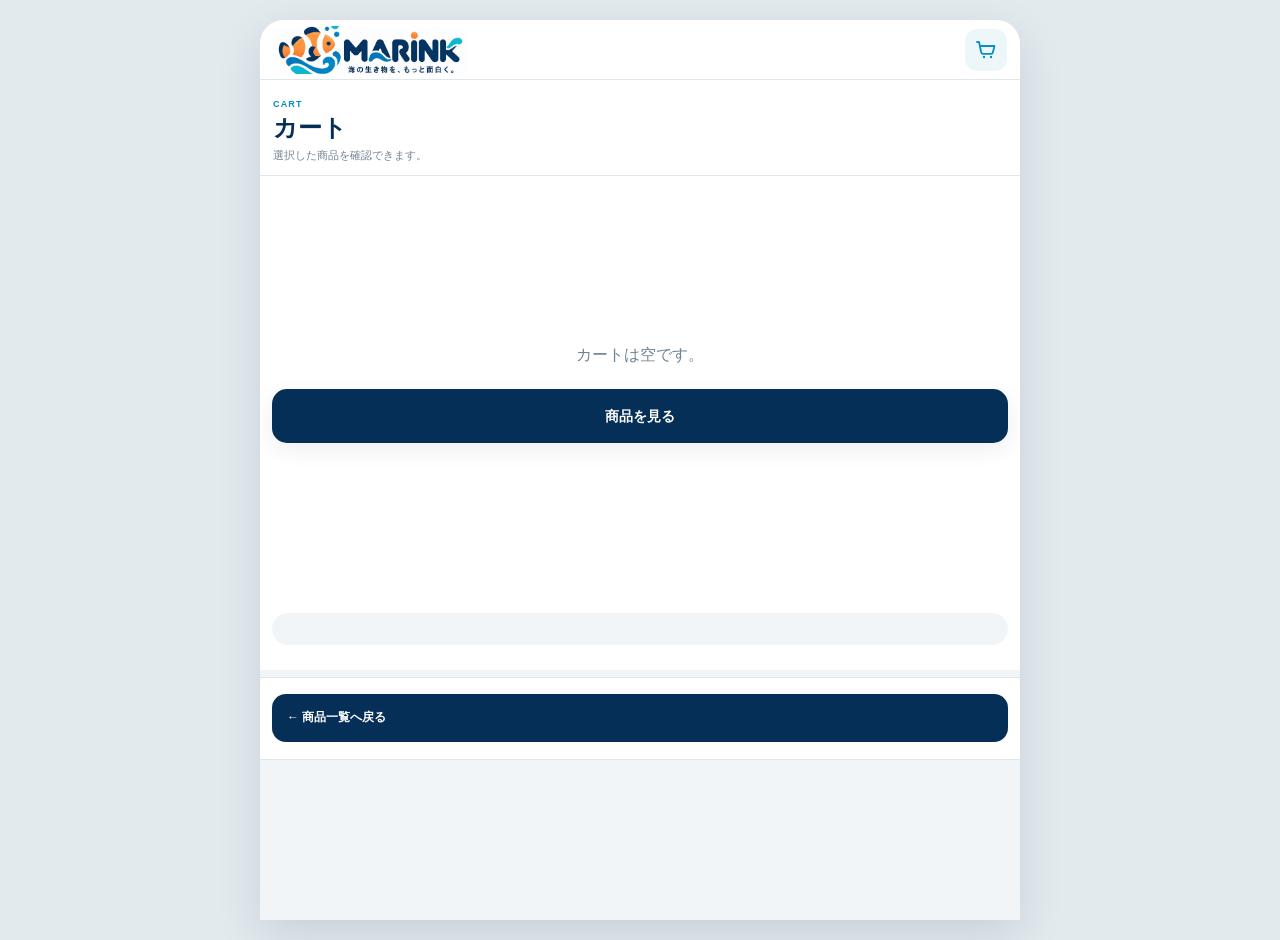
<file: cart.html>
<!DOCTYPE html>

<html lang="ja">

<head>

  <meta charset="UTF-8">

  <meta
    name="viewport"
    content="width=device-width, initial-scale=1.0, viewport-fit=cover"
  >

  <meta
    name="theme-color"
    content="#062f57"
  >

  <title>
    カート｜MARINK
  </title>

  <link
    rel="stylesheet"
    href="style.css"
  >

</head>


<body>

<header class="app-header">

  <a href="index.html"
     class="header-logo-link"
     aria-label="MARINK ホーム">

    <img src="images/marink-logo-wide.png"
         alt="MARINK"
         class="header-logo">

  </a>

  <div class="header-actions">

    <a href="cart.html"
       class="header-cart-button active"
       aria-label="カートを見る">

      <svg viewBox="0 0 24 24"
           aria-hidden="true">

        <path
          d="M3 4h2l2.2 10.2a2 2 0 0 0 2 1.6h7.7a2 2 0 0 0 2-1.6L20.5 8H7"
          fill="none"
          stroke="currentColor"
          stroke-width="1.8"
          stroke-linecap="round"
          stroke-linejoin="round">
        </path>

        <circle cx="10" cy="19" r="1.2"
                fill="currentColor"></circle>

        <circle cx="17" cy="19" r="1.2"
                fill="currentColor"></circle>

      </svg>

      <span class="cart-count-badge"></span>

    </a>

  </div>

</header>

<main class="app-main">

<section class="shop-page-header">

      <span
        class="section-label"
      >
        CART
      </span>

      <h1>
        カート
      </h1>

      <p>
        選択した商品を確認できます。
      </p>

    </section>



    <section
      class="cart-page"
    >

      <div
        id="cartList"
      ></div>


      <div
        class="cart-summary"
        id="cartSummary"
      ></div>

    </section>



    <section
      class="app-section"
    >

      <a
        href="acrylic-keyholders.html"
        class="shop-back-button"
      >

        ← 商品一覧へ戻る

      </a>

    </section>


  </main>



  <script
    src="cart-utils.js"
  ></script>

  <script
    src="cart.js"
  ></script>


</body>

</html>
</file>
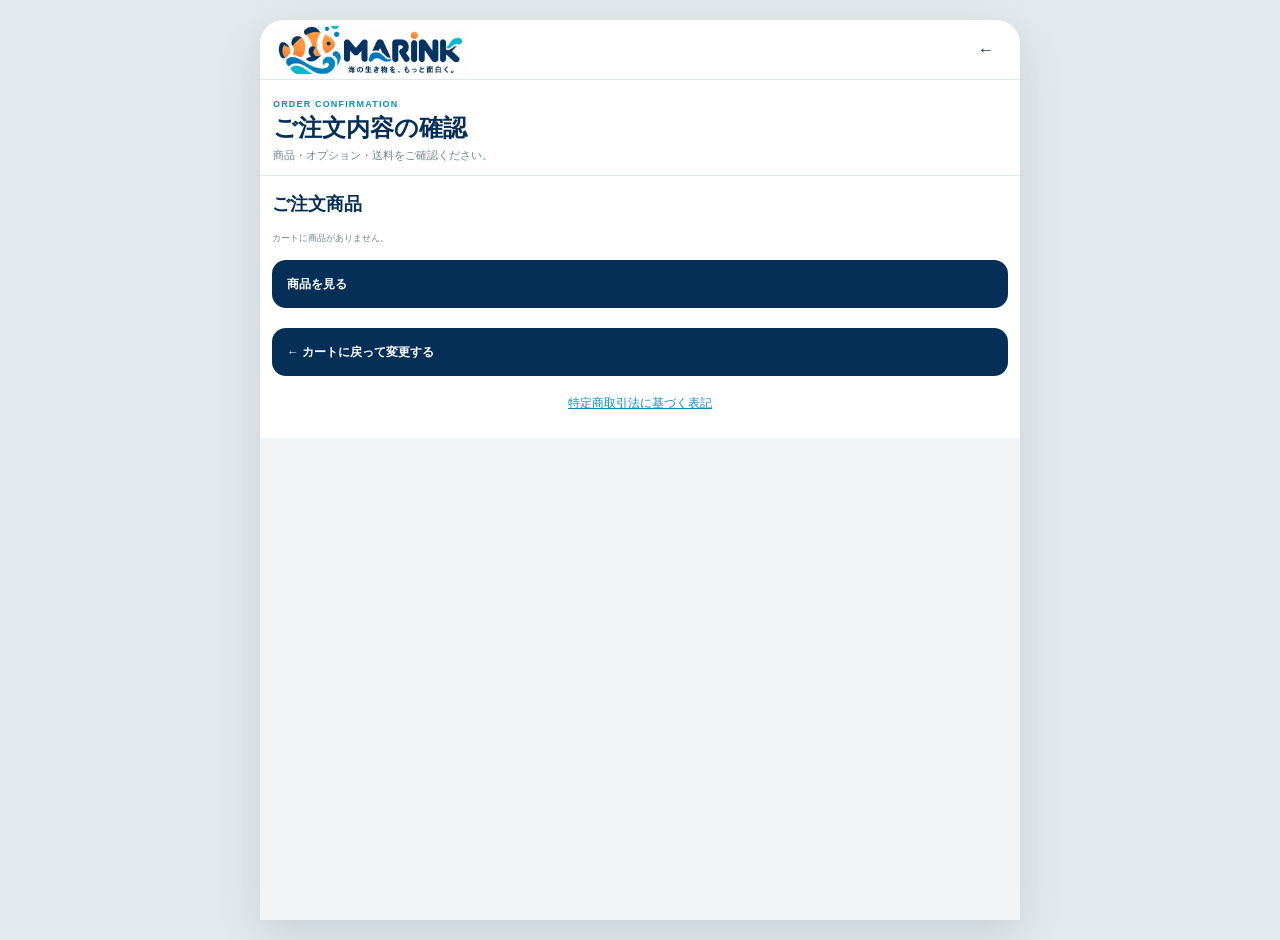
<file: checkout.html>
<!DOCTYPE html>
<html lang="ja">

<head>
  <meta charset="UTF-8">

  <meta
    name="viewport"
    content="width=device-width, initial-scale=1.0"
  >

  <meta name="theme-color" content="#062f57">

  <title>ご注文内容の確認｜MARINK</title>

  <link rel="stylesheet" href="style.css">
</head>

<body>

  <!-- ヘッダー -->
  <header class="app-header">

    <a
      href="index.html"
      class="header-logo-link"
      aria-label="MARINK ホーム"
    >
      <img
        src="images/marink-logo-wide.png"
        alt="MARINK"
        class="header-logo"
      >
    </a>

    <a
      href="cart.html"
      class="header-cart-button"
      aria-label="カートに戻る"
    >
      ←
    </a>

  </header>


  <main class="app-main">

    <!-- タイトル -->
    <section class="shop-page-header">

      <span class="section-label">
        ORDER CONFIRMATION
      </span>

      <h1>ご注文内容の確認</h1>

      <p>
        商品・オプション・送料をご確認ください。
      </p>

    </section>


    <!-- 注文内容 -->
    <section class="cart-page">

      <h2 style="
        margin-bottom:12px;
        font-size:18px;
        color:#062f57;
      ">
        ご注文商品
      </h2>

      <div id="checkoutItems"></div>

      <div
        id="checkoutSummary"
        class="cart-summary"
      ></div>

      <a
        href="cart.html"
        class="shop-back-button"
        style="margin-top:20px;"
      >
        ← カートに戻って変更する
      </a>
<a
  href="legal.html"
  style="
    display:block;
    margin-top:18px;
    text-align:center;
    color:#078fbd;
    font-size:12px;
    text-decoration:underline;
  "
>
  特定商取引法に基づく表記
</a>










    </section>

  </main>


  <!-- JavaScript -->
  <script src="cart-utils.js"></script>
  <script src="checkout.js"></script>

</body>
</html>
</file>
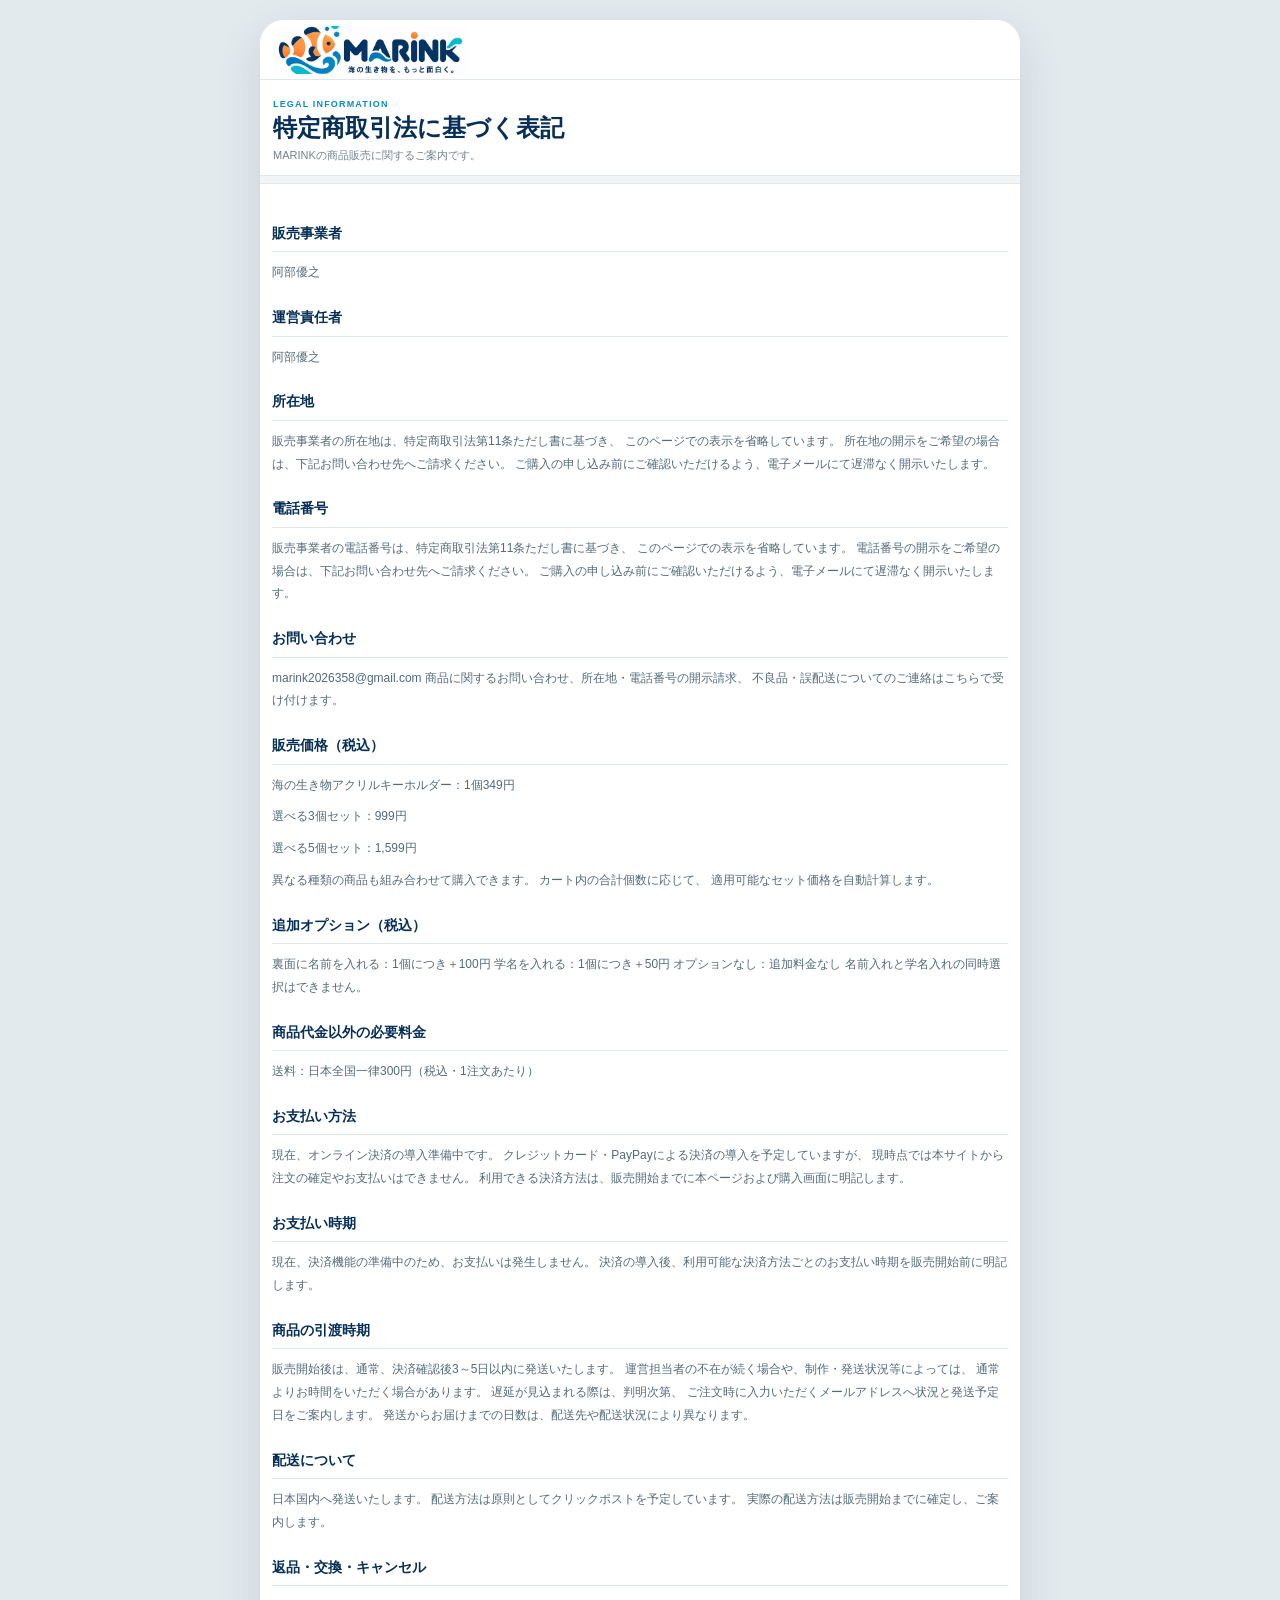
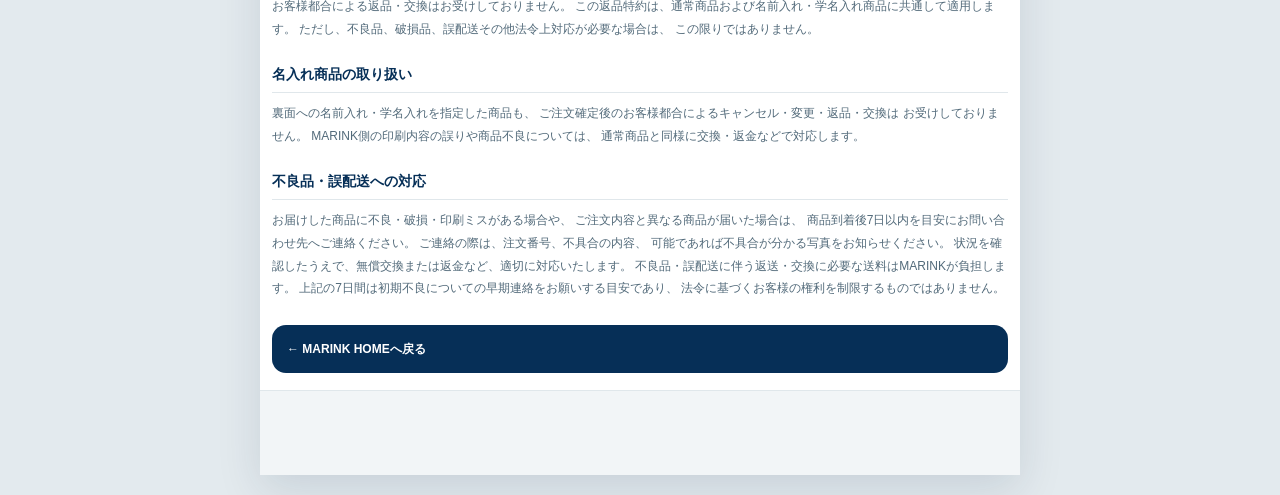
<file: legal.html>
<!DOCTYPE html>
<html lang="ja">

<head>
  <meta charset="UTF-8">
  <meta
    name="viewport"
    content="width=device-width, initial-scale=1.0"
  >
  <title>特定商取引法に基づく表記｜MARINK</title>
  <link rel="stylesheet" href="style.css">
</head>

<body>

  <header class="app-header">
    <a href="index.html" class="header-logo-link">
      <img
        src="images/marink-logo-wide.png"
        alt="MARINK"
        class="header-logo"
      >
    </a>
  </header>

  <main class="app-main">

    <section class="shop-page-header">
      <span class="section-label">
        LEGAL INFORMATION
      </span>

      <h1>特定商取引法に基づく表記</h1>

      <p>
        MARINKの商品販売に関するご案内です。
      </p>
    </section>

    <section class="app-section">

      <div class="legal-information">

        <h2>販売事業者</h2>
        <p>阿部優之</p>

        <h2>運営責任者</h2>
        <p>阿部優之</p>

        <h2>所在地</h2>
<p>
  販売事業者の所在地は、特定商取引法第11条ただし書に基づき、 このページでの表示を省略しています。 所在地の開示をご希望の場合は、下記お問い合わせ先へご請求ください。 ご購入の申し込み前にご確認いただけるよう、電子メールにて遅滞なく開示いたします。
</p>

       <h2>電話番号</h2>
<p>
 販売事業者の電話番号は、特定商取引法第11条ただし書に基づき、 このページでの表示を省略しています。 電話番号の開示をご希望の場合は、下記お問い合わせ先へご請求ください。 ご購入の申し込み前にご確認いただけるよう、電子メールにて遅滞なく開示いたします。
</p>

        <h2>お問い合わせ</h2>
<p>
 marink2026358@gmail.com
商品に関するお問い合わせ、所在地・電話番号の開示請求、 不良品・誤配送についてのご連絡はこちらで受け付けます。
</p>


        
<h2>販売価格（税込）</h2>

<p>海の生き物アクリルキーホルダー：1個349円</p>

<p>選べる3個セット：999円</p>

<p>選べる5個セット：1,599円</p>

<p>
  異なる種類の商品も組み合わせて購入できます。
  カート内の合計個数に応じて、
  適用可能なセット価格を自動計算します。
</p>










        <h2>追加オプション（税込）</h2>
        <p>
    裏面に名前を入れる：1個につき＋100円
学名を入れる：1個につき＋50円
オプションなし：追加料金なし

名前入れと学名入れの同時選択はできません。
        </p>

        <h2>商品代金以外の必要料金</h2>
        <p>
        送料：日本全国一律300円（税込・1注文あたり）
        </p>

        <h2>お支払い方法</h2>
        <p>
          現在、オンライン決済の導入準備中です。 クレジットカード・PayPayによる決済の導入を予定していますが、 現時点では本サイトから注文の確定やお支払いはできません。 利用できる決済方法は、販売開始までに本ページおよび購入画面に明記します。
        </p>

        <h2>お支払い時期</h2>
        <p>
          現在、決済機能の準備中のため、お支払いは発生しません。 決済の導入後、利用可能な決済方法ごとのお支払い時期を販売開始前に明記します。
        </p>

        <h2>商品の引渡時期</h2>
        <p>
          販売開始後は、通常、決済確認後3～5日以内に発送いたします。 運営担当者の不在が続く場合や、制作・発送状況等によっては、 通常よりお時間をいただく場合があります。 遅延が見込まれる際は、判明次第、 ご注文時に入力いただくメールアドレスへ状況と発送予定日をご案内します。

発送からお届けまでの日数は、配送先や配送状況により異なります。
        </p>

        <h2>配送について</h2>
        <p>
          日本国内へ発送いたします。 配送方法は原則としてクリックポストを予定しています。 実際の配送方法は販売開始までに確定し、ご案内します。
        </p>

        <h2>返品・交換・キャンセル</h2>
        <p>
        お客様都合による返品・交換はお受けしておりません。 この返品特約は、通常商品および名前入れ・学名入れ商品に共通して適用します。

ただし、不良品、破損品、誤配送その他法令上対応が必要な場合は、 この限りではありません。
        </p>

        <h2>名入れ商品の取り扱い</h2>
        <p>
          裏面への名前入れ・学名入れを指定した商品も、 ご注文確定後のお客様都合によるキャンセル・変更・返品・交換は お受けしておりません。 MARINK側の印刷内容の誤りや商品不良については、 通常商品と同様に交換・返金などで対応します。
        </p>

        <h2>不良品・誤配送への対応</h2>
        <p>
         お届けした商品に不良・破損・印刷ミスがある場合や、 ご注文内容と異なる商品が届いた場合は、 商品到着後7日以内を目安にお問い合わせ先へご連絡ください。

ご連絡の際は、注文番号、不具合の内容、 可能であれば不具合が分かる写真をお知らせください。 状況を確認したうえで、無償交換または返金など、適切に対応いたします。 不良品・誤配送に伴う返送・交換に必要な送料はMARINKが負担します。

上記の7日間は初期不良についての早期連絡をお願いする目安であり、 法令に基づくお客様の権利を制限するものではありません。
        </p>

      </div>

      <a
        href="index.html"
        class="shop-back-button"
        style="margin-top:25px;"
      >
        ← MARINK HOMEへ戻る
      </a>

    </section>

  </main>

</body>
</html>
</file>
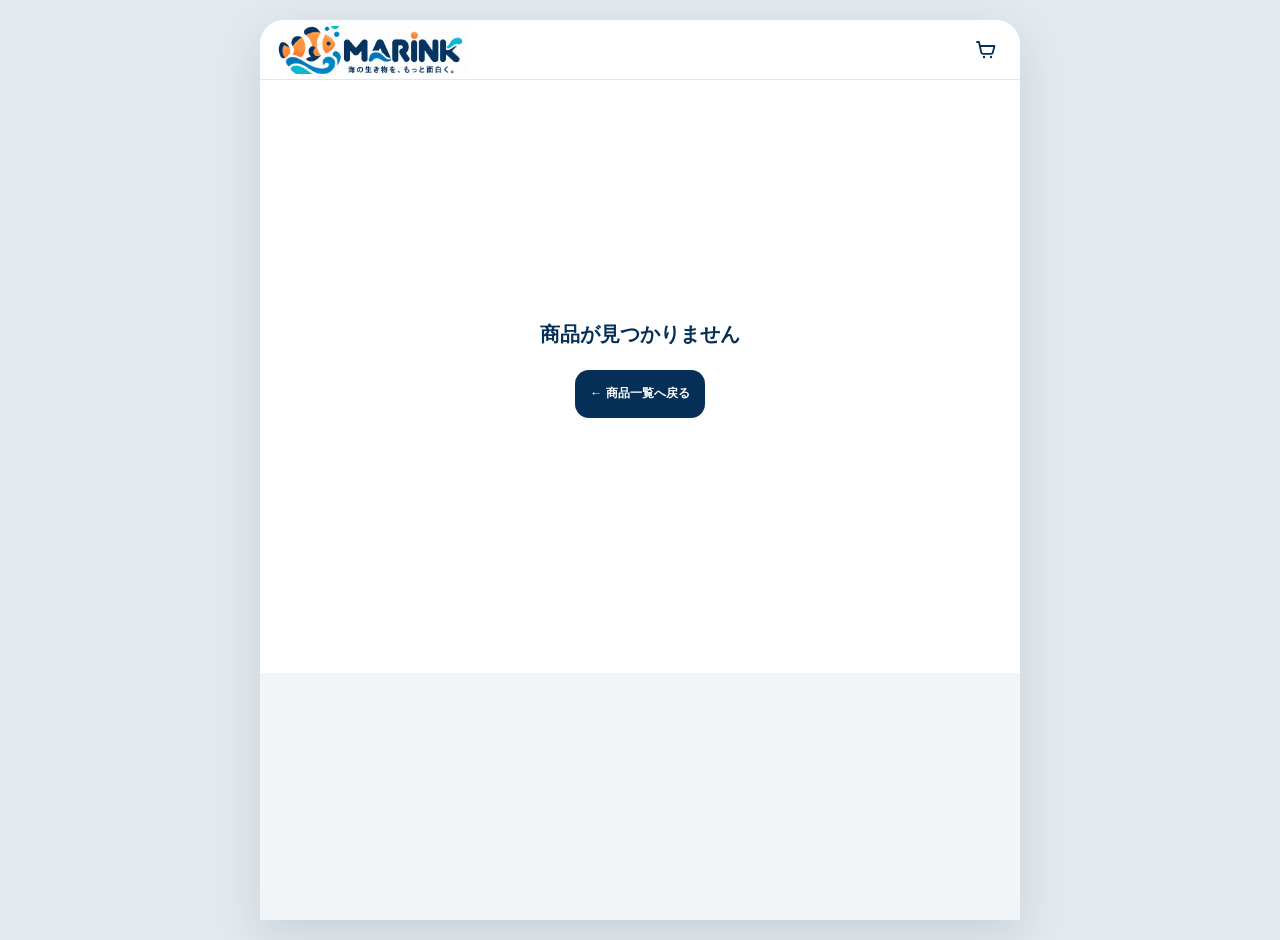
<file: product.html>
<!DOCTYPE html>
<html lang="ja">

<head>

  <meta charset="UTF-8">

  <meta
    name="viewport"
    content="width=device-width, initial-scale=1.0, viewport-fit=cover"
  >

  <meta
    name="theme-color"
    content="#062f57"
  >

  <title>
    MARINK PRODUCT
  </title>

  <link
    rel="stylesheet"
    href="style.css"
  >

</head>


<body>


<header class="app-header">

  <a
    href="index.html"
    class="header-logo-link"
  >

    <img
      src="images/marink-logo-wide.png"
      alt="MARINK"
      class="header-logo"
    >

  </a>


  <div class="header-actions">

    <a
      href="cart.html"
      class="header-cart-button"
      aria-label="カートを見る"
    >

      <svg
        viewBox="0 0 24 24"
        aria-hidden="true"
      >

        <path
          d="M3 4h2l2.2 10.2a2 2 0 0 0 2 1.6h7.7a2 2 0 0 0 2-1.6L20.5 8H7"
          fill="none"
          stroke="currentColor"
          stroke-width="1.8"
          stroke-linecap="round"
          stroke-linejoin="round"
        ></path>

        <circle
          cx="10"
          cy="19"
          r="1.2"
          fill="currentColor"
        ></circle>

        <circle
          cx="17"
          cy="19"
          r="1.2"
          fill="currentColor"
        ></circle>

      </svg>


      <span
        class="cart-count-badge"
      ></span>

    </a>

  </div>

</header>




  <main class="app-main">


    <section
      class="product-detail"
      id="productDetail"
    ></section>


  </main>



 <script
  src="acrylic-keyholders-data.js"
></script>

<script
  src="cart-utils.js"
></script>

<script
  src="product-detail.js"
></script>




</body>

</html>
</file>
<file: style.css>
/* =========================================================
   MARINK
   OFFICIAL APP-STYLE WEBSITE
   style.css
   Smartphone First
========================================================= */


/* =========================================================
   DESIGN TOKENS
========================================================= */

:root {
  --navy: #062f57;
  --navy-dark: #031f3a;
  --navy-light: #0a4775;

  --blue: #078fbd;
  --aqua: #19bfd1;

  --orange: #ff8a32;

  --white: #ffffff;

  --background: #f2f5f7;
  --background-dark: #e1e8ec;

  --text: #153249;
  --text-sub: #718391;
  --text-light: #98a7b1;

  --border: #e0e7eb;

  --radius-small: 12px;
  --radius-medium: 17px;
  --radius-large: 23px;

  --shadow-small:
    0 3px 12px rgba(2, 36, 64, 0.05);

  --shadow:
    0 6px 22px rgba(2, 36, 64, 0.08);

  --app-width: 760px;

  --header-height: 60px;
  --bottom-nav-height: 66px;
}


/* =========================================================
   RESET
========================================================= */

* {
  box-sizing: border-box;
  margin: 0;
  padding: 0;
}


html {
  scroll-behavior: smooth;

  scroll-padding-top:
    calc(var(--header-height) + 8px);
}


body {
  min-height: 100vh;

  font-family:
    -apple-system,
    BlinkMacSystemFont,
    "Helvetica Neue",
    "Hiragino Kaku Gothic ProN",
    "Hiragino Sans",
    "Yu Gothic",
    Meiryo,
    sans-serif;

  background: var(--background-dark);

  color: var(--text);

  line-height: 1.6;

  overflow-x: hidden;
}


a {
  color: inherit;
  text-decoration: none;
}


button {
  font: inherit;
}


img {
  display: block;
  max-width: 100%;
}


/* =========================================================
   APP CONTAINER
========================================================= */

.app-main {
  width: 100%;
  max-width: var(--app-width);

  min-height: 100vh;

  margin: 0 auto;

  padding:
    var(--header-height)
    0
    calc(
      var(--bottom-nav-height)
      + 18px
      + env(safe-area-inset-bottom)
    );

  background: var(--background);

  overflow: hidden;
}


/* =========================================================
   FIXED HEADER
========================================================= */

.app-header {
  position: fixed;

  z-index: 1000;

  top: 0;
  left: 50%;

  transform: translateX(-50%);

  width: 100%;
  max-width: var(--app-width);

  height: var(--header-height);

  padding:
    6px
    13px;

  display: flex;
  align-items: center;
  justify-content: space-between;

  background:
    rgba(255, 255, 255, 0.97);

  backdrop-filter: blur(14px);
  -webkit-backdrop-filter: blur(14px);

  border-bottom:
    1px solid var(--border);
}


/* =========================================================
   HEADER LOGO
========================================================= */

.header-logo-link {
  width: 205px;
  height: 48px;

  display: flex;
  align-items: center;

  overflow: hidden;
}


.header-logo {
  width: 195px;
  height: auto;

  object-fit: contain;
}


/* =========================================================
   MENU BUTTON
========================================================= */

.menu-button {
  width: 42px;
  height: 42px;

  flex-shrink: 0;

  border: 0;

  border-radius: 12px;

  background: transparent;

  display: flex;
  flex-direction: column;

  align-items: center;
  justify-content: center;

  gap: 5px;

  cursor: pointer;
}


.menu-button:active {
  background: #eef3f6;
}


.menu-button span {
  width: 22px;
  height: 2px;

  border-radius: 999px;

  background: var(--navy);
}


/* =========================================================
   DRAWER
========================================================= */

.drawer {
  position: fixed;

  z-index: 1200;

  top: 0;
  right: 0;

  width: min(84vw, 340px);
  height: 100dvh;

  padding:
    17px
    18px
    30px;

  background: var(--white);

  box-shadow:
    -12px 0 38px rgba(0, 27, 52, 0.16);

  transform: translateX(105%);

  transition:
    transform 0.28s ease;
}


.drawer.open {
  transform: translateX(0);
}


.drawer-top {
  min-height: 50px;

  display: flex;
  align-items: center;
  justify-content: space-between;

  color: var(--navy);
}


.drawer-top strong {
  font-size: 17px;
  font-weight: 800;

  letter-spacing: 0.08em;
}


.drawer-close {
  width: 40px;
  height: 40px;

  border: 0;

  border-radius: 50%;

  background: var(--background);

  color: var(--navy);

  font-size: 25px;
  line-height: 1;

  cursor: pointer;
}


.drawer > a {
  min-height: 64px;

  padding:
    10px
    5px;

  display: flex;
  flex-direction: column;

  justify-content: center;

  border-bottom:
    1px solid var(--border);
}


.drawer > a strong {
  color: var(--navy);

  font-size: 15px;
  font-weight: 800;
}


.drawer > a span {
  margin-top: 1px;

  color: var(--text-sub);

  font-size: 10px;
  font-weight: 600;
}


.drawer-overlay {
  position: fixed;

  z-index: 1100;

  inset: 0;

  background:
    rgba(0, 21, 42, 0.38);

  opacity: 0;

  pointer-events: none;

  transition:
    opacity 0.25s ease;
}


.drawer-overlay.show {
  opacity: 1;

  pointer-events: auto;
}


/* =========================================================
   HOME
========================================================= */

.home {
  padding:
    10px
    11px
    5px;
}


.home-card {
  padding:
    10px
    11px
    12px;

  border:
    1px solid #dcebef;

  border-radius: var(--radius-large);

  background:
    linear-gradient(
      145deg,
      #ffffff 0%,
      #f5fbfd 48%,
      #e9f6f9 100%
    );

  box-shadow: var(--shadow);
}


/* =========================================================
   LARGE HOME LOGO
========================================================= */

.home-logo {
  width: 94%;
  max-width: 560px;

  height: auto;

  margin:
    2px
    auto
    7px;

  object-fit: contain;
}


.home-copy {
  margin-bottom: 10px;

  text-align: center;

  color: #5c7283;

  font-size: 12px;
  font-weight: 700;

  letter-spacing: 0.05em;
}


/* =========================================================
   QUICK MENU
========================================================= */

.quick-menu {
  display: grid;

  grid-template-columns:
    repeat(3, minmax(0, 1fr));

  gap: 7px;
}


.quick-button {
  min-width: 0;
  min-height: 66px;

  padding:
    8px
    3px;

  display: flex;
  flex-direction: column;

  align-items: center;
  justify-content: center;

  gap: 3px;

  border:
    1px solid var(--border);

  border-radius: 15px;

  background: var(--white);

  text-align: center;

  box-shadow:
    0 2px 7px rgba(0, 35, 60, 0.03);

  transition:
    transform 0.15s ease,
    background 0.15s ease;
}


.quick-button:active {
  transform: scale(0.96);
}


.quick-shop {
  border-color: var(--navy);

  background: var(--navy);

  color: var(--white);
}


.quick-symbol {
  max-width: 100%;

  overflow: hidden;

  font-size: 10px;
  font-weight: 800;

  white-space: nowrap;
  text-overflow: ellipsis;
}


.quick-button > span:last-child {
  color: var(--text-sub);

  font-size: 8px;
  font-weight: 700;

  white-space: nowrap;
}


.quick-shop > span:last-child {
  color:
    rgba(255, 255, 255, 0.72);
}


/* =========================================================
   COMMON SECTION
========================================================= */

.app-section {
  margin-top: 7px;

  padding:
    16px
    12px
    17px;

  background: var(--white);

  border-top:
    1px solid var(--border);

  border-bottom:
    1px solid var(--border);
}


.section-title-row {
  display: flex;

  align-items: flex-end;
  justify-content: space-between;

  gap: 10px;
}


.section-label {
  display: block;

  margin-bottom: 1px;

  color: var(--blue);

  font-size: 9px;
  font-weight: 800;

  letter-spacing: 0.13em;
}


.section-title-row h2 {
  color: var(--navy);

  font-size: 20px;
  font-weight: 800;

  line-height: 1.3;
}


.section-description {
  margin:
    4px
    0
    11px;

  color: var(--text-sub);

  font-size: 11px;

  line-height: 1.5;
}


.more-link {
  min-height: 34px;

  padding-left: 8px;

  display: flex;
  align-items: center;

  color: var(--text-sub);

  font-size: 10px;
  font-weight: 700;

  white-space: nowrap;
}


/* =========================================================
   HORIZONTAL SWIPE
========================================================= */

.horizontal-scroll {
  margin-right: -12px;

  padding:
    3px
    12px
    6px
    0;

  display: flex;

  gap: 9px;

  overflow-x: auto;

  scroll-snap-type: x mandatory;

  overscroll-behavior-x: contain;

  -webkit-overflow-scrolling: touch;

  scrollbar-width: none;
}


.horizontal-scroll::-webkit-scrollbar {
  display: none;
}


.horizontal-scroll > * {
  scroll-snap-align: start;
}


/* =========================================================
   PRODUCT CARD
========================================================= */

.product-card {
  flex:
    0
    0
    min(63vw, 220px);

  overflow: hidden;

  border:
    1px solid var(--border);

  border-radius: var(--radius-medium);

  background: var(--white);

  box-shadow: var(--shadow-small);

  transition:
    transform 0.15s ease;
}


.product-card:active {
  transform: scale(0.98);
}


.product-image {
  width: 100%;

  aspect-ratio: 1 / 0.78;

  overflow: hidden;

  display: grid;
  place-items: center;

  background:
    linear-gradient(
      145deg,
      #edf2f5,
      #f8fafb
    );
}


.product-image img {
  width: 100%;
  height: 100%;
  object-fit: cover;
  object-position: center bottom;
}


.product-placeholder {
  color: #8495a1;

  font-size: 11px;
  font-weight: 800;

  letter-spacing: 0.08em;
}


.product-content {
  padding:
    9px
    10px
    11px;
}


.product-category {
  color: var(--blue);

  font-size: 8px;
  font-weight: 800;

  letter-spacing: 0.08em;
}


.product-title {
  margin-top: 2px;

  color: var(--navy);

  font-size: 13px;
  font-weight: 800;

  line-height: 1.35;
}


.product-price {
  margin-top: 5px;

  color: var(--navy);

  font-size: 15px;
  font-weight: 800;
}


.product-status {
  margin-top: 1px;

  color: var(--text-sub);

  font-size: 8px;
  font-weight: 700;
}


/* =========================================================
   PICK UP
========================================================= */

.pickup-scroll {
  margin-top: 8px;
}


.pickup-card {
  flex:
    0
    0
    86%;

  overflow: hidden;

  border-radius: 18px;

  background: var(--navy);

  color: var(--white);

  box-shadow: var(--shadow);
}


.pickup-card:active {
  transform: scale(0.99);
}


.pickup-image {
  width: 100%;

  aspect-ratio: 16 / 7.2;

  overflow: hidden;

  background:
    linear-gradient(
      135deg,
      var(--navy),
      var(--blue)
    );
}


.pickup-image img {
  width: 100%;
  height: 100%;

  object-fit: cover;
}


.pickup-content {
  padding:
    11px
    12px
    13px;
}


.pickup-category {
  color: var(--aqua);

  font-size: 8px;
  font-weight: 800;

  letter-spacing: 0.08em;
}


.pickup-title {
  margin-top: 2px;

  color: var(--white);

  font-size: 16px;
  font-weight: 800;
}


.pickup-description {
  margin-top: 3px;

  color:
    rgba(255, 255, 255, 0.72);

  font-size: 10px;

  line-height: 1.55;
}


/* =========================================================
   SLIDE DOTS
========================================================= */

.slide-dots {
  min-height: 12px;

  margin-top: 5px;

  display: flex;
  justify-content: center;

  gap: 5px;
}


.slide-dot {
  width: 5px;
  height: 5px;

  border-radius: 999px;

  background: #cbd5db;

  transition:
    width 0.2s ease,
    background 0.2s ease;
}


.slide-dot.active {
  width: 16px;

  background: var(--navy);
}


/* =========================================================
   PROJECTS
========================================================= */

.projects-grid {
  display: grid;

  grid-template-columns:
    repeat(2, minmax(0, 1fr));

  gap: 8px;
}


.project-card {
  position: relative;

  min-height: 140px;

  padding: 11px;

  display: flex;
  align-items: flex-end;

  overflow: hidden;

  border-radius: var(--radius-medium);

  background:
    linear-gradient(
      145deg,
      var(--navy),
      var(--navy-light)
    );

  color: var(--white);

  box-shadow: var(--shadow-small);

  transition:
    transform 0.15s ease;
}


.project-card:active {
  transform: scale(0.97);
}


.project-image {
  position: absolute;

  inset: 0;

  width: 100%;
  height: 100%;

  object-fit: cover;
}


.project-card::after {
  content: "";

  position: absolute;

  inset: 0;

  background:
    linear-gradient(
      to top,
      rgba(2, 28, 52, 0.96) 0%,
      rgba(2, 28, 52, 0.55) 38%,
      rgba(2, 28, 52, 0.03) 78%
    );
}


.project-text {
  position: relative;

  z-index: 2;

  min-width: 0;
}


.project-category {
  color:
    rgba(255, 255, 255, 0.65);

  font-size: 7px;
  font-weight: 700;

  letter-spacing: 0.08em;
}


.project-title {
  margin-top: 2px;

  color: var(--white);

  font-size: 13px;
  font-weight: 800;

  line-height: 1.25;

  overflow-wrap: anywhere;
}


/* =========================================================
   NEWS
========================================================= */

.news-list {
  margin-top: 5px;
}


.news-item {
  padding:
    10px
    1px;

  display: block;

  border-bottom:
    1px solid var(--border);
}


.news-item:last-child {
  border-bottom: 0;
}


.news-meta {
  display: flex;
  align-items: center;

  flex-wrap: wrap;

  gap: 6px;
}


.news-date {
  color: var(--text-sub);

  font-size: 9px;
}


.news-category {
  color: var(--blue);

  font-size: 8px;
  font-weight: 800;
}


.news-new {
  padding:
    1px
    5px;

  border-radius: 999px;

  background: var(--orange);

  color: var(--white);

  font-size: 7px;
  font-weight: 800;
}


.news-title {
  margin-top: 3px;

  color: var(--text);

  font-size: 12px;
  font-weight: 700;

  line-height: 1.45;
}


/* =========================================================
   ABOUT
========================================================= */

.about-area {
  margin-top: 7px;

  padding:
    13px
    12px;

  background: var(--white);

  border-top:
    1px solid var(--border);

  border-bottom:
    1px solid var(--border);
}


.about-card {
  padding:
    19px
    16px;

  border-radius: 20px;

  background:
    linear-gradient(
      145deg,
      var(--navy),
      #084c7d
    );

  color: var(--white);

  box-shadow: var(--shadow);
}


.about-label {
  color: var(--aqua);

  font-size: 9px;
  font-weight: 800;

  letter-spacing: 0.12em;
}


.about-card h2 {
  margin-top: 3px;

  color: var(--white);

  font-size: 21px;
  font-weight: 800;

  line-height: 1.4;
}


.about-card p {
  margin-top: 10px;

  color:
    rgba(255, 255, 255, 0.75);

  font-size: 11px;

  line-height: 1.75;
}


.about-button {
  min-height: 39px;

  margin-top: 14px;

  padding:
    0
    11px;

  display: flex;
  align-items: center;
  justify-content: space-between;

  border:
    1px solid
    rgba(255, 255, 255, 0.30);

  border-radius: 12px;

  color: var(--white);

  font-size: 11px;
  font-weight: 700;
}


/* =========================================================
   INSTAGRAM
========================================================= */

.instagram-card {
  min-height: 63px;

  margin-top: 9px;

  padding:
    9px
    10px;

  display: flex;
  align-items: center;

  gap: 10px;

  border:
    1px solid var(--border);

  border-radius: 16px;

  background: var(--white);

  box-shadow:
    0 2px 8px rgba(0, 35, 60, 0.03);
}


.instagram-icon {
  width: 42px;
  height: 42px;

  flex-shrink: 0;

  display: grid;
  place-items: center;

  border-radius: 12px;

  background:
    linear-gradient(
      135deg,
      #6f4bd4,
      #e34a7d,
      #f3a32f
    );

  color: var(--white);

  font-size: 21px;
}


.instagram-info {
  flex: 1;

  min-width: 0;

  display: flex;
  flex-direction: column;
}


.instagram-info strong {
  overflow: hidden;

  color: var(--navy);

  font-size: 12px;

  white-space: nowrap;
  text-overflow: ellipsis;
}


.instagram-info span {
  color: var(--text-sub);

  font-size: 9px;
}


.instagram-next {
  color: var(--blue);

  font-size: 24px;
}


/* =========================================================
   FOOTER
========================================================= */

.app-footer {
  padding:
    23px
    15px
    30px;

  background: var(--navy-dark);

  color: var(--white);
}


.footer-logo {
  width: 220px;
  max-width: 72%;

  height: auto;

  margin-bottom: 6px;

  object-fit: contain;
}


.app-footer p {
  color:
    rgba(255, 255, 255, 0.60);

  font-size: 9px;
}


.app-footer small {
  display: block;

  margin-top: 17px;

  color:
    rgba(255, 255, 255, 0.35);

  font-size: 8px;
}


/* =========================================================
   BOTTOM APP NAVIGATION
========================================================= */

.bottom-nav {
  position: fixed;

  z-index: 1000;

  left: 50%;
  bottom: 0;

  transform:
    translateX(-50%);

  width: 100%;
  max-width: var(--app-width);

  min-height: var(--bottom-nav-height);

  padding-bottom:
    env(safe-area-inset-bottom);

  display: grid;

  grid-template-columns:
    repeat(5, 1fr);

  background:
    rgba(255, 255, 255, 0.97);

  backdrop-filter: blur(15px);
  -webkit-backdrop-filter: blur(15px);

  border-top:
    1px solid var(--border);

  box-shadow:
    0 -4px 16px rgba(0, 30, 55, 0.07);
}


.bottom-nav-item {
  position: relative;

  min-width: 0;
  min-height: 64px;

  display: flex;
  flex-direction: column;

  align-items: center;
  justify-content: center;

  gap: 2px;

  color: #8898a3;

  font-size: 7px;
  font-weight: 700;
}


.bottom-nav-item strong {
  height: 21px;

  display: grid;
  place-items: center;

  font-size: 17px;

  line-height: 1;
}


.bottom-nav-item span {
  max-width: 100%;

  overflow: hidden;

  white-space: nowrap;
  text-overflow: ellipsis;
}


.bottom-nav-item.active {
  color: var(--navy);
}


.bottom-nav-item.active::before {
  content: "";

  position: absolute;

  top: 0;

  width: 26px;
  height: 3px;

  border-radius:
    0
    0
    4px
    4px;

  background: var(--aqua);
}


/* =========================================================
   SHOP PAGE HEADER
========================================================= */

.shop-page-header {
  padding:
    17px
    13px
    12px;

  background: var(--white);

  border-bottom:
    1px solid var(--border);
}


.shop-page-header h1 {
  margin-top: 1px;

  color: var(--navy);

  font-size: 24px;
  font-weight: 800;

  line-height: 1.3;
}


.shop-page-header p {
  margin-top: 3px;

  color: var(--text-sub);

  font-size: 11px;

  line-height: 1.5;
}


/* =========================================================
   SHOP FILTER
========================================================= */

.shop-filter {
  padding:
    9px
    0
    9px
    13px;

  background: var(--white);

  border-bottom:
    1px solid var(--border);

  position: sticky;

  top: var(--header-height);

  z-index: 50;
}


.category-scroll {
  display: flex;

  gap: 7px;

  padding-right: 13px;

  overflow-x: auto;

  -webkit-overflow-scrolling: touch;

  scrollbar-width: none;
}


.category-scroll::-webkit-scrollbar {
  display: none;
}


.category-button {
  min-height: 35px;

  padding:
    0
    13px;

  flex-shrink: 0;

  border:
    1px solid var(--border);

  border-radius: 999px;

  background: var(--white);

  color: var(--text-sub);

  font-size: 9px;
  font-weight: 800;

  cursor: pointer;

  transition:
    background 0.15s ease,
    border-color 0.15s ease,
    color 0.15s ease;
}


.category-button.active {
  border-color: var(--navy);

  background: var(--navy);

  color: var(--white);
}


/* =========================================================
   SHOP PRODUCT AREA
========================================================= */

.shop-products {
  padding:
    15px
    12px
    20px;

  background: var(--white);
}


.shop-products-header {
  margin-bottom: 11px;

  display: flex;

  align-items: flex-end;
  justify-content: space-between;

  gap: 10px;
}


.shop-products-header h2 {
  margin-top: 1px;

  color: var(--navy);

  font-size: 19px;
  font-weight: 800;
}


.product-count {
  color: var(--text-sub);

  font-size: 9px;
  font-weight: 700;
}


/* =========================================================
   SHOP GRID
========================================================= */

.shop-grid {
  display: grid;

  grid-template-columns:
    repeat(2, minmax(0, 1fr));

  gap: 9px;
}


.shop-grid .product-card {
  width: 100%;
  min-width: 0;

  flex: none;
}


.shop-grid .product-title {
  font-size: 12px;
}


.shop-grid .product-price {
  font-size: 14px;
}


/* =========================================================
   EMPTY SHOP
========================================================= */

.shop-empty {
  padding:
    42px
    10px;

  text-align: center;

  color: var(--text-sub);

  font-size: 11px;
}


/* =========================================================
   REVEAL ANIMATION
========================================================= */

.reveal {
  opacity: 0;

  transform:
    translateY(10px);

  transition:
    opacity 0.38s ease,
    transform 0.38s ease;
}


.reveal.visible {
  opacity: 1;

  transform:
    translateY(0);
}


/* =========================================================
   TOUCH / HOVER
========================================================= */

@media (hover: hover) {

  .product-card:hover {
    transform: translateY(-2px);
  }


  .project-card:hover {
    transform: translateY(-2px);
  }


  .quick-button:hover {
    border-color: #c5d4dc;
  }


  .quick-shop:hover {
    border-color: var(--navy);

    background: var(--navy-light);
  }

}


/* =========================================================
   SMALL SMARTPHONE
========================================================= */

@media (max-width: 360px) {

  .header-logo-link {
    width: 175px;
  }


  .header-logo {
    width: 168px;
  }


  .home-logo {
    width: 97%;
  }


  .home {
    padding-left: 8px;
    padding-right: 8px;
  }


  .home-card {
    padding-left: 8px;
    padding-right: 8px;
  }


  .quick-menu {
    gap: 5px;
  }


  .quick-button {
    min-height: 63px;

    padding-left: 2px;
    padding-right: 2px;
  }


  .quick-symbol {
    font-size: 9px;
  }


  .quick-button > span:last-child {
    font-size: 7px;
  }


  .app-section {
    padding-left: 10px;
    padding-right: 10px;
  }


  .projects-grid {
    gap: 7px;
  }


  .project-card {
    min-height: 130px;
  }

}


/* =========================================================
   TABLET / PC
========================================================= */

@media (min-width: 761px) {

  body {
    padding:
      20px
      0;

    background:
      #e3eaee;
  }


  .app-main {
    border-radius:
      24px
      24px
      0
      0;

    box-shadow:
      0 15px 45px rgba(0, 35, 65, 0.12);
  }


  .app-header {
    top: 20px;

    border-radius:
      24px
      24px
      0
      0;
  }


  .bottom-nav {
    bottom: 20px;

    width:
      min(
        730px,
        calc(100% - 30px)
      );

    border:
      1px solid var(--border);

    border-radius: 17px;

    overflow: hidden;
  }


  .home {
    padding-top: 14px;
  }


  .home-card {
    max-width: 680px;

    margin:
      0
      auto;
  }


  .home-logo {
    max-width: 520px;
  }


  .product-card {
    flex-basis: 220px;
  }


  .pickup-card {
    flex-basis: 430px;
  }


  .projects-grid {
    grid-template-columns:
      repeat(4, minmax(0, 1fr));
  }


  .project-card {
    min-height: 190px;
  }


  .shop-grid {
    grid-template-columns:
      repeat(3, minmax(0, 1fr));
  }

}


/* =========================================================
   REDUCED MOTION
========================================================= */

@media (prefers-reduced-motion: reduce) {

  html {
    scroll-behavior: auto;
  }


  *,
  *::before,
  *::after {
    animation: none !important;
    transition: none !important;
  }

}



/* =========================================================
   ACRYLIC KEYHOLDER SHOP
========================================================= */

.shop-back-button {
  min-height: 48px;

  padding:
    0
    15px;

  display: flex;
  align-items: center;

  gap: 8px;

  border-radius: 14px;

  background: var(--navy);

  color: var(--white);

  font-size: 12px;
  font-weight: 800;
}


/* =========================================================
   PRODUCT DETAIL
========================================================= */

.product-detail {
  padding:
    18px
    12px
    35px;

  background: var(--white);
}


.detail-back-link {
  min-height: 40px;

  margin-bottom: 10px;

  display: inline-flex;
  align-items: center;

  color: var(--text-sub);

  font-size: 11px;
  font-weight: 700;
}


.detail-image {
  width: 100%;

  aspect-ratio: 1 / 1;

  overflow: hidden;

  border:
    1px solid var(--border);

  border-radius:
    var(--radius-large);

  background:
    #eef3f6;
}


.detail-image img {
  width: 100%;
  height: 100%;

  object-fit: cover;
}


.detail-info {
  padding:
    17px
    3px
    5px;
}


.detail-info h1 {
  margin-top: 3px;

  color: var(--navy);

  font-size: 25px;
  font-weight: 800;

  line-height: 1.35;
}


.detail-price {
  margin-top: 12px;

  color: var(--navy);

  font-size: 22px;
  font-weight: 800;
}


.detail-status {
  display: inline-block;

  margin-top: 4px;

  color: var(--text-sub);

  font-size: 9px;
  font-weight: 800;
}


.detail-description {
  margin-top: 18px;

  color: var(--text-sub);

  font-size: 12px;

  line-height: 1.8;
}


.buy-button {
  width: 100%;

  min-height: 54px;

  margin-top: 22px;

  display: flex;
  align-items: center;
  justify-content: center;

  border-radius: 15px;

  background: var(--navy);

  color: var(--white);

  font-size: 14px;
  font-weight: 800;

  box-shadow: var(--shadow);
}


.buy-button.disabled {
  background: #b8c4cc;

  box-shadow: none;

  cursor: default;
}


.product-not-found {
  min-height: 60vh;

  display: flex;
  flex-direction: column;
  align-items: center;
  justify-content: center;

  gap: 20px;

  text-align: center;
}


.product-not-found h1 {
  color: var(--navy);

  font-size: 20px;
}

/* =========================================================
   CART BUTTON
========================================================= */

.shop-product-card {
  display: flex;
  flex-direction: column;
}


.product-detail-link {
  display: block;
  flex: 1;
}


.card-cart-button {
  min-height: 42px;

  margin:
    0
    9px
    10px;

  border: 0;

  border-radius: 11px;

  background: var(--navy);

  color: var(--white);

  font-size: 10px;
  font-weight: 800;

  cursor: pointer;
}


.card-cart-button:active {
  transform: scale(0.97);
}


/* =========================================================
   CART OPTION MODAL
========================================================= */

.cart-modal-overlay {
  position: fixed;

  z-index: 2000;

  inset: 0;

  background:
    rgba(0, 20, 40, 0.45);

  opacity: 0;

  pointer-events: none;

  transition:
    opacity 0.2s ease;
}


.cart-modal-overlay.show {
  opacity: 1;

  pointer-events: auto;
}


.cart-modal {
  position: fixed;

  z-index: 2100;

  left: 50%;
  bottom: 0;

  transform:
    translate(
      -50%,
      105%
    );

  width: 100%;
  max-width: var(--app-width);

  max-height: 88dvh;

  padding:
    9px
    15px
    calc(
      22px +
      env(safe-area-inset-bottom)
    );

  overflow-y: auto;

  border-radius:
    22px
    22px
    0
    0;

  background: var(--white);

  box-shadow:
    0 -10px 35px
    rgba(0, 30, 55, 0.18);

  transition:
    transform 0.25s ease;
}


.cart-modal.show {
  transform:
    translate(
      -50%,
      0
    );
}


.cart-modal-handle {
  width: 38px;
  height: 4px;

  margin:
    0
    auto
    12px;

  border-radius: 999px;

  background: #d4dde2;
}


.cart-modal-header {
  display: flex;

  align-items: flex-start;
  justify-content: space-between;

  gap: 15px;
}


.cart-modal-header h2 {
  margin-top: 2px;

  color: var(--navy);

  font-size: 20px;
  font-weight: 800;
}


.cart-modal-close {
  width: 38px;
  height: 38px;

  flex-shrink: 0;

  border: 0;

  border-radius: 50%;

  background: var(--background);

  color: var(--navy);

  font-size: 23px;

  cursor: pointer;
}


.modal-base-price {
  margin-top: 8px;

  color: var(--navy);

  font-size: 20px;
  font-weight: 800;
}


/* =========================================================
   OPTIONS
========================================================= */

.product-options {
  margin-top: 20px;
}


.option-heading {
  margin-bottom: 8px;

  color: var(--navy);

  font-size: 12px;
  font-weight: 800;
}


.option-box {
  padding: 13px;

  border:
    1px solid var(--border);

  border-radius: 14px;

  background: #f9fbfc;
}


.option-check-row {
  display: flex;

  align-items: center;

  gap: 9px;

  color: var(--text);

  font-size: 11px;
  font-weight: 700;

  cursor: pointer;
}


.option-check-row input {
  width: 18px;
  height: 18px;

  accent-color:
    var(--navy);
}


.option-check-row strong {
  margin-left: 5px;

  color: var(--blue);

  font-size: 10px;
}


.option-text-input {
  width: 100%;

  min-height: 45px;

  margin-top: 10px;

  padding:
    0
    12px;

  border:
    1px solid var(--border);

  border-radius: 11px;

  background: var(--white);

  color: var(--text);

  font: inherit;

  font-size: 12px;
}


.option-text-input:disabled {
  opacity: 0.45;
}


/* =========================================================
   QUANTITY
========================================================= */

.quantity-area {
  margin-top: 18px;

  display: flex;

  align-items: center;
  justify-content: space-between;

  gap: 12px;

  color: var(--navy);

  font-size: 12px;
  font-weight: 800;
}


.quantity-control {
  display: flex;

  align-items: center;

  border:
    1px solid var(--border);

  border-radius: 11px;

  overflow: hidden;

  background: var(--white);
}


.quantity-control button {
  width: 38px;
  height: 36px;

  border: 0;

  background: var(--white);

  color: var(--navy);

  font-size: 17px;

  cursor: pointer;
}


.quantity-control span {
  min-width: 34px;

  text-align: center;

  color: var(--navy);

  font-size: 12px;
  font-weight: 800;
}


/* =========================================================
   TOTAL
========================================================= */

.modal-total-row {
  margin-top: 18px;

  padding-top: 15px;

  display: flex;

  align-items: center;
  justify-content: space-between;

  border-top:
    1px solid var(--border);

  color: var(--navy);
}


.modal-total-row span {
  font-size: 11px;
  font-weight: 700;
}


.modal-total-row strong {
  font-size: 21px;
  font-weight: 800;
}


.modal-cart-link,
.detail-cart-link {
  min-height: 44px;

  margin-top: 9px;

  display: flex;

  align-items: center;
  justify-content: center;

  color: var(--navy);

  font-size: 11px;
  font-weight: 800;
}


/* =========================================================
   CART PAGE
========================================================= */

.cart-page {
  padding:
    14px
    12px
    25px;

  background: var(--white);
}


.cart-item {
  padding:
    12px
    0;

  display: grid;

  grid-template-columns:
    86px
    minmax(0, 1fr);

  gap: 12px;

  border-bottom:
    1px solid var(--border);
}


.cart-item-image {
  width: 86px;
  height: 86px;

  overflow: hidden;

  border-radius: 13px;

  background: var(--background);
}


.cart-item-image img {
  width: 100%;
  height: 100%;

  object-fit: cover;
}


.cart-item-info {
  min-width: 0;
}


.cart-item-info h3 {
  color: var(--navy);

  font-size: 13px;
  font-weight: 800;
}


.cart-option {
  margin-top: 3px;

  color: var(--text-sub);

  font-size: 9px;

  line-height: 1.5;
}


.cart-option span {
  color: var(--blue);

  font-weight: 700;
}


.cart-item-price {
  margin-top: 6px;

  color: var(--navy);

  font-size: 14px;
  font-weight: 800;
}


.cart-item-actions {
  margin-top: 9px;

  display: flex;

  align-items: center;
  justify-content: space-between;

  gap: 8px;
}


.cart-remove {
  border: 0;

  background: transparent;

  color: #a35a5a;

  font-size: 9px;
  font-weight: 700;

  cursor: pointer;
}


.cart-summary {
  margin-top: 18px;

  padding: 16px;

  border-radius: 16px;

  background: var(--background);
}


.cart-summary-row {
  display: flex;

  justify-content: space-between;

  gap: 12px;

  color: var(--text-sub);

  font-size: 11px;
}


.cart-summary-row.total {
  margin-top: 11px;

  padding-top: 11px;

  border-top:
    1px solid var(--border);

  color: var(--navy);

  font-size: 15px;
}


.cart-summary-row.total strong {
  font-size: 20px;
}


.cart-shipping-note {
  margin-top: 8px;

  color: var(--text-sub);

  font-size: 9px;
}


.cart-empty {
  min-height: 45vh;

  display: flex;

  flex-direction: column;

  align-items: center;
  justify-content: center;

  text-align: center;

  color: var(--text-sub);
}


/* =========================================================
   HEADER ACTIONS
========================================================= */

.header-actions {
  display: flex;

  align-items: center;

  gap: 4px;

  flex-shrink: 0;
}


/* =========================================================
   HEADER CART BUTTON
========================================================= */

.header-cart-button {
  position: relative;

  width: 42px;
  height: 42px;

  flex-shrink: 0;

  display: grid;
  place-items: center;

  border-radius: 12px;

  color: var(--navy);

  background: transparent;

  transition:
    background 0.15s ease,
    transform 0.15s ease;
}


.header-cart-button svg {
  width: 24px;
  height: 24px;

  display: block;
}


.header-cart-button:active {
  transform: scale(0.94);

  background: #eef3f6;
}


.header-cart-button.active {
  background: #edf7fa;

  color: var(--blue);
}


/* =========================================================
   CART COUNT BADGE
========================================================= */

.cart-count-badge {
  position: absolute;

  top: 3px;
  right: 2px;

  min-width: 17px;
  height: 17px;

  padding:
    0
    4px;

  display: none;

  align-items: center;
  justify-content: center;

  border:
    2px solid var(--white);

  border-radius: 999px;

  background: var(--orange);

  color: var(--white);

  font-size: 8px;
  font-weight: 900;

  line-height: 1;
}


.cart-count-badge.show {
  display: flex;
}


/* =========================================
   MARINK LEGAL PAGE
========================================= */

.legal-information {
  color: #153249;
}

.legal-information h2 {
  margin-top: 22px;
  padding-bottom: 7px;

  border-bottom: 1px solid #e0e7eb;

  color: #062f57;

  font-size: 14px;
  font-weight: 800;
}

.legal-information p {
  margin-top: 9px;

  color: #526a7a;

  font-size: 12px;
  line-height: 1.9;

  overflow-wrap: anywhere;
}


/* =========================================
   MARINK 画像未登録商品の表示
========================================= */

.keyholder-image-placeholder {
  width: 100%;
  height: 100%;
  min-height: 70px;

  display: flex;
  flex-direction: column;
  align-items: center;
  justify-content: center;

  padding: 10px;

  background: linear-gradient(
    145deg,
    #edf3f6,
    #f8fbfc
  );

  color: #718391;

  text-align: center;
  font-size: 11px;
  font-weight: 700;
  line-height: 1.6;
}

/* =========================================
   MARINK 商品一覧 レイアウト
   スマホ4列・パソコン6列
========================================= */

/* スマホ・タブレット：横4列 */
#keyholderGrid {
  grid-template-columns: repeat(4, minmax(0, 1fr));
  gap: 5px;
}

/* 商品カードを小さく調整 */
#keyholderGrid .product-content {
  padding: 5px 4px 6px;
}

#keyholderGrid .product-category {
  font-size: 7px;
  overflow-wrap: anywhere;
}

#keyholderGrid .product-title {
  font-size: 9px;
  line-height: 1.35;
  overflow-wrap: anywhere;
}

#keyholderGrid .product-price {
  font-size: 11px;
}

#keyholderGrid .product-status {
  font-size: 7px;
}

#keyholderGrid .card-cart-button {
  min-height: 30px;
  margin: 0 3px 6px;
  padding: 3px 1px;
  font-size: 8px;
  line-height: 1.3;
}

/* パソコン：横6列 */
@media (min-width: 1100px) {

  body:has(#keyholderGrid) .app-main,
  body:has(#keyholderGrid) .app-header {
    max-width: 1200px;
  }

  #keyholderGrid {
    grid-template-columns: repeat(6, minmax(0, 1fr));
    gap: 12px;
  }

  #keyholderGrid .product-title {
    font-size: 13px;
  }

  #keyholderGrid .product-price {
    font-size: 14px;
  }

  #keyholderGrid .card-cart-button {
    min-height: 40px;
    font-size: 10px;
  }

}


/* =========================================
   MARINK カート追加トースト
========================================= */

.marink-cart-toast {
  position: fixed;
  z-index: 9999;

  top: calc(75px + env(safe-area-inset-top));
  left: 50%;

  width: min(450px, calc(100% - 28px));

  display: flex;
  align-items: center;
  gap: 12px;

  padding: 15px;

  border: 1px solid rgba(255,255,255,0.12);
  border-radius: 18px;

  background: linear-gradient(
    135deg,
    #062f57,
    #0a4775
  );

  color: #ffffff;

  box-shadow:
    0 15px 40px rgba(3,31,58,0.28);

  opacity: 0;
  visibility: hidden;
  pointer-events: none;

  transform:
    translate(-50%, -18px) scale(0.97);

  transition:
    opacity 0.25s ease,
    transform 0.25s ease,
    visibility 0.25s ease;
}


/* 表示状態 */

.marink-cart-toast.is-visible {
  opacity: 1;
  visibility: visible;
  pointer-events: auto;

  transform:
    translate(-50%, 0) scale(1);
}


/* チェックアイコン */

.marink-toast-icon {
  width: 42px;
  height: 42px;

  flex-shrink: 0;

  display: grid;
  place-items: center;

  border-radius: 50%;

  background: #167996;
  color: white;

  font-size: 23px;
  font-weight: 800;
}


/* 商品名 */

.marink-toast-info {
  flex: 1;
  min-width: 0;
}

.marink-toast-info strong {
  display: block;

  font-size: 13px;
  font-weight: 800;
}

.marink-toast-detail {
  display: block;

  margin-top: 4px;

  color: #c0d7e5;

  font-size: 11px;
  line-height: 1.5;

  overflow-wrap: anywhere;
}


/* カートへのリンク */

.marink-toast-link {
  flex-shrink: 0;

  padding: 10px 11px;

  border-radius: 9px;

  background: rgba(255,255,255,0.12);

  color: #ffffff;

  font-size: 11px;
  font-weight: 800;
  white-space: nowrap;
}


/* 小さなスマホ向け */

@media (max-width: 390px) {

  .marink-cart-toast {
    gap: 8px;
    padding: 12px 10px;
  }

  .marink-toast-icon {
    width: 34px;
    height: 34px;
    font-size: 19px;
  }

  .marink-toast-info strong {
    font-size: 11px;
  }

  .marink-toast-detail {
    font-size: 10px;
  }

  .marink-toast-link {
    padding: 8px;
    font-size: 10px;
  }
}


/* 動きを減らす設定を尊重 */

@media (prefers-reduced-motion: reduce) {

  .marink-cart-toast {
    transition: none;
  }

}

/* =========================================
   検索エリアをスマホアプリ風に
========================================= */

.marink-catalog-tools {
  display: flex;
  flex-wrap: wrap;
  align-items: center;
  gap: 12px;

  margin-bottom: 16px;
  padding: 14px;

  border: 1px solid #d9e4ec;
  border-radius: 20px;

  background: #f7fafc;
}

.marink-tools-title {
  min-width: 120px;
}

.marink-tools-label {
  display: block;

  margin-bottom: 4px;

  color: #0a88c2;
  font-size: 11px;
  font-weight: 800;
  letter-spacing: 0.12em;
}

.marink-tools-title p {
  margin: 0;

  color: #062f57;
  font-size: 18px;
  font-weight: 800;
}

.marink-search-box {
  position: relative;
  flex: 1 1 280px;
  min-width: 0;
}

.marink-search-box svg {
  position: absolute;
  left: 14px;
  top: 50%;

  width: 18px;
  height: 18px;

  transform: translateY(-50%);

  stroke: #7890a2;
  stroke-width: 2;
  fill: none;
  stroke-linecap: round;
  stroke-linejoin: round;
}

#keyholderSearch {
  width: 100%;
  height: 48px;

  padding: 0 16px 0 42px;

  border: 1px solid #d2dde7;
  border-radius: 999px;

  background: #ffffff;

  color: #062f57;
  font-size: 14px;
  font-weight: 600;

  outline: none;
  box-sizing: border-box;
}

#keyholderSearch::placeholder {
  color: #8ba0b0;
  font-weight: 500;
}

#keyholderSearch:focus {
  border-color: #0a88c2;
  box-shadow: 0 0 0 4px rgba(10, 136, 194, 0.12);
}

.marink-favorites-toggle {
  display: inline-flex;
  align-items: center;
  gap: 10px;

  min-height: 48px;
  padding: 0 16px;

  border: 1px solid #d2dde7;
  border-radius: 999px;

  background: #ffffff;

  color: #062f57;
  font-size: 14px;
  font-weight: 700;

  cursor: pointer;
  user-select: none;
}

.marink-favorites-toggle input {
  width: 18px;
  height: 18px;
  margin: 0;

  accent-color: #062f57;
}

.marink-favorites-icon {
  color: #ff5c8a;
  font-size: 18px;
  line-height: 1;
}


/* =========================================
   お気に入りハートをアプリ風に
========================================= */

.shop-product-card {
  position: relative;
}

.marink-favorite-button {
  position: absolute;
  top: 10px;
  right: 10px;
  z-index: 5;

  width: 42px;
  height: 42px;

  border: none;
  border-radius: 999px;

  background: rgba(255, 255, 255, 0.96);
  color: #6f8191;

  display: grid;
  place-items: center;

  box-shadow: 0 8px 20px rgba(8, 36, 63, 0.14);

  cursor: pointer;
  transition:
    transform 0.15s ease,
    box-shadow 0.15s ease,
    background 0.15s ease,
    color 0.15s ease;
}

.marink-favorite-button svg {
  width: 20px;
  height: 20px;

  stroke: currentColor;
  stroke-width: 1.9;
  fill: none;
  stroke-linecap: round;
  stroke-linejoin: round;
}

.marink-favorite-button:active {
  transform: scale(0.93);
}

.marink-favorite-button.is-active {
  background: #fff1f6;
  color: #ff5c8a;
}

.marink-favorite-button.is-active svg {
  fill: currentColor;
}

@media (hover: hover) {
  .marink-favorite-button:hover {
    transform: translateY(-1px);
    box-shadow: 0 10px 24px rgba(8, 36, 63, 0.18);
  }
}


/* =========================================
   スマホ向け微調整
========================================= */

@media (max-width: 768px) {
  .marink-catalog-tools {
    padding: 12px;
    gap: 10px;
    border-radius: 18px;
  }

  .marink-tools-title {
    width: 100%;
    min-width: 0;
  }

  .marink-tools-title p {
    font-size: 17px;
  }

  .marink-search-box {
    width: 100%;
    flex: 1 1 100%;
  }

  .marink-favorites-toggle {
    width: 100%;
    justify-content: center;
  }

  .marink-favorite-button {
    top: 8px;
    right: 8px;
    width: 40px;
    height: 40px;
  }
}


/* MARINK お気に入りハート形状修正 */

.marink-favorite-button svg {
  display: block;
  width: 22px;
  height: 22px;

  fill: none;
  stroke: currentColor;
  stroke-width: 1.9;

  stroke-linecap: round;
  stroke-linejoin: round;
  overflow: visible;
}

/* お気に入り登録時 */
.marink-favorite-button.is-active svg {
  fill: #ff5c8a;
  stroke: #ff5c8a;
}

/* スマホ4列表示 */
@media (max-width: 600px) {
  .marink-favorite-button svg {
    width: 19px;
    height: 19px;
  }
}



/* =========================================
   MARINK セット購入案内
========================================= */

.marink-bundle-guide {
  margin-bottom: 20px;
  padding: 16px;

  border: 1px solid #cde4ed;
  border-radius: 17px;

  background: #f0f8fb;
}

.marink-bundle-guide-top {
  display: flex;
  align-items: flex-start;
  gap: 12px;
}

.marink-bundle-guide-icon {
  width: 43px;
  height: 43px;

  flex-shrink: 0;

  display: grid;
  place-items: center;

  border-radius: 12px;
  background: #dceef5;
  font-size: 22px;
}

.marink-bundle-guide-text {
  flex: 1;
  min-width: 0;
}

.marink-bundle-guide-text strong {
  display: block;

  color: #062f57;
  font-size: 14px;
  line-height: 1.5;
}

.marink-bundle-guide-text p {
  margin-top: 4px;

  color: #587588;
  font-size: 11px;
  line-height: 1.6;
}

.marink-bundle-saving {
  margin-top: 12px;
  padding: 9px 12px;

  border-radius: 9px;
  background: #dceef5;

  color: #087ea4;
  font-size: 12px;
  font-weight: 800;
}

.marink-bundle-add {
  margin-top: 13px;
  padding-top: 13px;

  display: flex;
  justify-content: space-between;
  align-items: center;

  border-top: 1px solid #cde4ed;

  color: #087ea4;
  font-size: 12px;
  font-weight: 800;
}


/* =========================================
   商品詳細の仕様
========================================= */

.marink-product-spec {
  margin: 20px 0;
  padding: 16px;

  border: 1px solid #dfe8ee;
  border-radius: 17px;

  background: #ffffff;
}

.marink-spec-heading {
  margin-bottom: 12px;
}

.marink-spec-heading span {
  display: block;

  color: #078fbd;
  font-size: 9px;
  font-weight: 800;
  letter-spacing: 0.12em;
}

.marink-spec-heading h2 {
  margin-top: 4px;

  color: #062f57;
  font-size: 16px;
  font-weight: 800;
}

.marink-spec-list {
  margin: 0;
}

.marink-spec-list > div {
  display: grid;
  grid-template-columns: 110px minmax(0,1fr);

  gap: 10px;
  padding: 11px 0;

  border-top: 1px solid #edf1f4;
}

.marink-spec-list dt {
  color: #718391;
  font-size: 11px;
  font-weight: 700;
}

.marink-spec-list dd {
  margin: 0;

  color: #153249;
  font-size: 12px;
  font-weight: 600;
  line-height: 1.7;
}


/* =========================================
   商品選択画面の簡易仕様
========================================= */

.marink-quick-spec {
  margin: 10px 0 17px;
  padding: 12px;

  border-radius: 12px;
  background: #f2f7fa;
}

.marink-quick-spec p {
  margin: 0 0 5px;

  color: #587588;
  font-size: 11px;
  line-height: 1.6;
}

.marink-quick-spec a {
  display: inline-block;
  margin-top: 5px;

  color: #078fbd;
  font-size: 11px;
  font-weight: 800;
}


/* =========================================
   小さなスマホへの対応
========================================= */

@media (max-width: 390px) {

  .marink-bundle-guide {
    padding: 12px;
  }

  .marink-bundle-guide-text strong {
    font-size: 12px;
  }

  .marink-product-spec {
    padding: 12px;
  }

  .marink-spec-list > div {
    grid-template-columns: 85px minmax(0,1fr);
    gap: 8px;
  }

}

/* =========================================
   MARINK PRODUCT IMAGE GALLERY
========================================= */

.detail-gallery {
width: 100%;
}
.detail-gallery-stage {
position: relative;
width: 100%;
touch-action: pan-y;
}
.detail-gallery-main {
width: 100%;
height: 100%;
display: block;
object-fit: contain !important;
}
.detail-gallery-main[hidden],
.detail-gallery-arrow[hidden],
#detailGalleryEmpty[hidden] {
display: none !important;
}
.detail-gallery-arrow {
position: absolute;
top: 50%;
transform: translateY(-50%);
width: 36px;
height: 36px;
display: grid;
place-items: center;
border: 1px solid #e0e7eb;
border-radius: 50%;
background: rgba(255, 255, 255, 0.94);
color: #062f57;
font-size: 27px;
line-height: 1;
cursor: pointer;
z-index: 2;
}
.detail-gallery-prev {
left: 10px;
}
.detail-gallery-next {
right: 10px;
}
.detail-gallery-thumbs {
display: flex;
justify-content: center;
flex-wrap: wrap;
gap: 10px;
margin-top: 12px;
}
.detail-gallery-thumbs:empty {
display: none;
}
.detail-gallery-thumb {
width: min(28%, 100px);
padding: 5px;
border: 2px solid #e0e7eb;
border-radius: 12px;
background: #ffffff;
cursor: pointer;
overflow: hidden;
}
.detail-gallery-thumb.is-active {
border-color: #078fbd;
}
.detail-gallery-thumb img {
width: 100%;
aspect-ratio: 1 / 1;
object-fit: contain;
border-radius: 6px;
}
.detail-gallery-thumb span {
display: block;
margin-top: 4px;
font-size: 11px;
font-weight: 700;
text-align: center;
color: #062f57;
}
.detail-gallery-caption {
min-height: 20px;
margin-top: 7px;
color: #718391;
font-size: 11px;
text-align: center;
}
@media (max-width: 480px) {
.detail-gallery-arrow {
width: 32px;
height: 32px;
}
}


<box border radius="lg" padding={3} gap={2}>
  <text weight="medium">商品詳細ページの完成イメージ</text>
  {@body const [previewIndex,setPreviewIndex] = DIL.useState(0)}
  {@body const previews = ["表面","裏面","追加写真"]}
  <box background="surface-secondary" radius="lg" aspectRatio="1/0.73" align="center" justify="center" gap={3}>
    <row align="center" width="100%" justify="between" padding={2}>
      <button size="sm" color="secondary" variant="outline" uniform onClick={()=>setPreviewIndex((previewIndex+2)%3)}><icon name="chevron-left"/></button>
      <col align="center" gap={2}>
        <icon name="image" size="3xl" color="tertiary"/>
        <title size="lg">{previews[previewIndex]}</title>
        <text color="secondary" size="xs">{previewIndex+1} / 3</text>
      </col>
      <button size="sm" color="secondary" variant="outline" uniform onClick={()=>setPreviewIndex((previewIndex+1)%3)}><icon name="chevron-right"/></button>
    </row>
  </box>
  <grid columns={3} gap={2}>
    {#each previews as item,i}
      <grid-item key={item}>
        <pressable radius="md" padding={2} border={{size:previewIndex===i?2:1,color:previewIndex===i?"#078fbd":"default"}} align="center" gap={1} onClick={()=>setPreviewIndex(i)}>
          <icon name="image" color="tertiary"/>
          <text weight={previewIndex===i?"semibold":"normal"} size="xs">{item}</text>
        </pressable>
      </grid-item>
    {/each}
  </grid>
  <caption>上の矢印・下のサムネイルを押すと表示を切り替えられるイメージです。実サイトではスマホの左右スワイプにも対応します。</caption>
</box>



/* 商品一覧：アクリル部分を中心に表示 */
.shop-grid .product-image {
  position: relative;
  overflow: hidden;
}

.shop-grid .product-image img {
  position: absolute;
  inset: 0;
  width: 100%;
  height: 100%;

  object-fit: cover;
  object-position: center bottom;

  transform: scale(1.35);
  transform-origin: center 75%;
}
</file>
